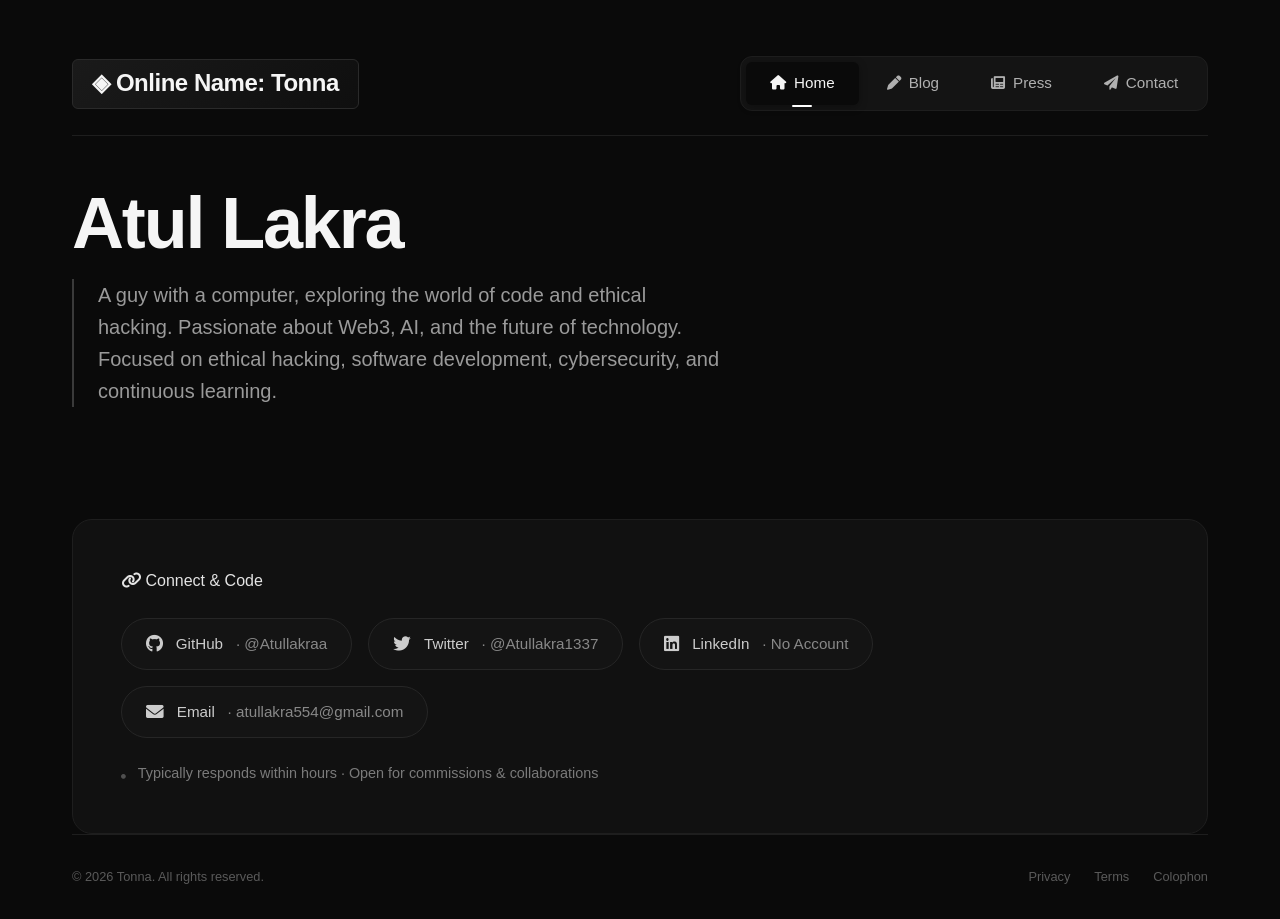
<file: index.html>
<!DOCTYPE html>
<html lang="en">
<head>
    <meta charset="UTF-8">
    <meta name="viewport" content="width=device-width, initial-scale=1.0">
    <meta name="description" content="UHQ Portfolio - Creative technologist & designer">
    <meta name="theme-color" content="#0a0a0a">
    <title>HOME | 41UL_LAKRA</title>
    <link rel="stylesheet" href="https://cdnjs.cloudflare.com/ajax/libs/font-awesome/6.0.0-beta3/css/all.min.css">
    <link rel="stylesheet" href="css/style.css">
</head>
<body>
    <div class="container">
        <!-- Navigation -->
        <nav class="nav" role="navigation"></nav>

        <!-- Hero Section -->
        <header class="hero"></header>

        <!-- Contact Section -->
        <div id="contact-container"></div>

        <!-- Footer -->
        <footer class="footer"></footer>
    </div>

    <script src="data/config.js"></script>
    <script src="js/components.js"></script>
    <script src="js/router.js"></script>
    <script src="js/main.js"></script>
</body>
</html>
</file>
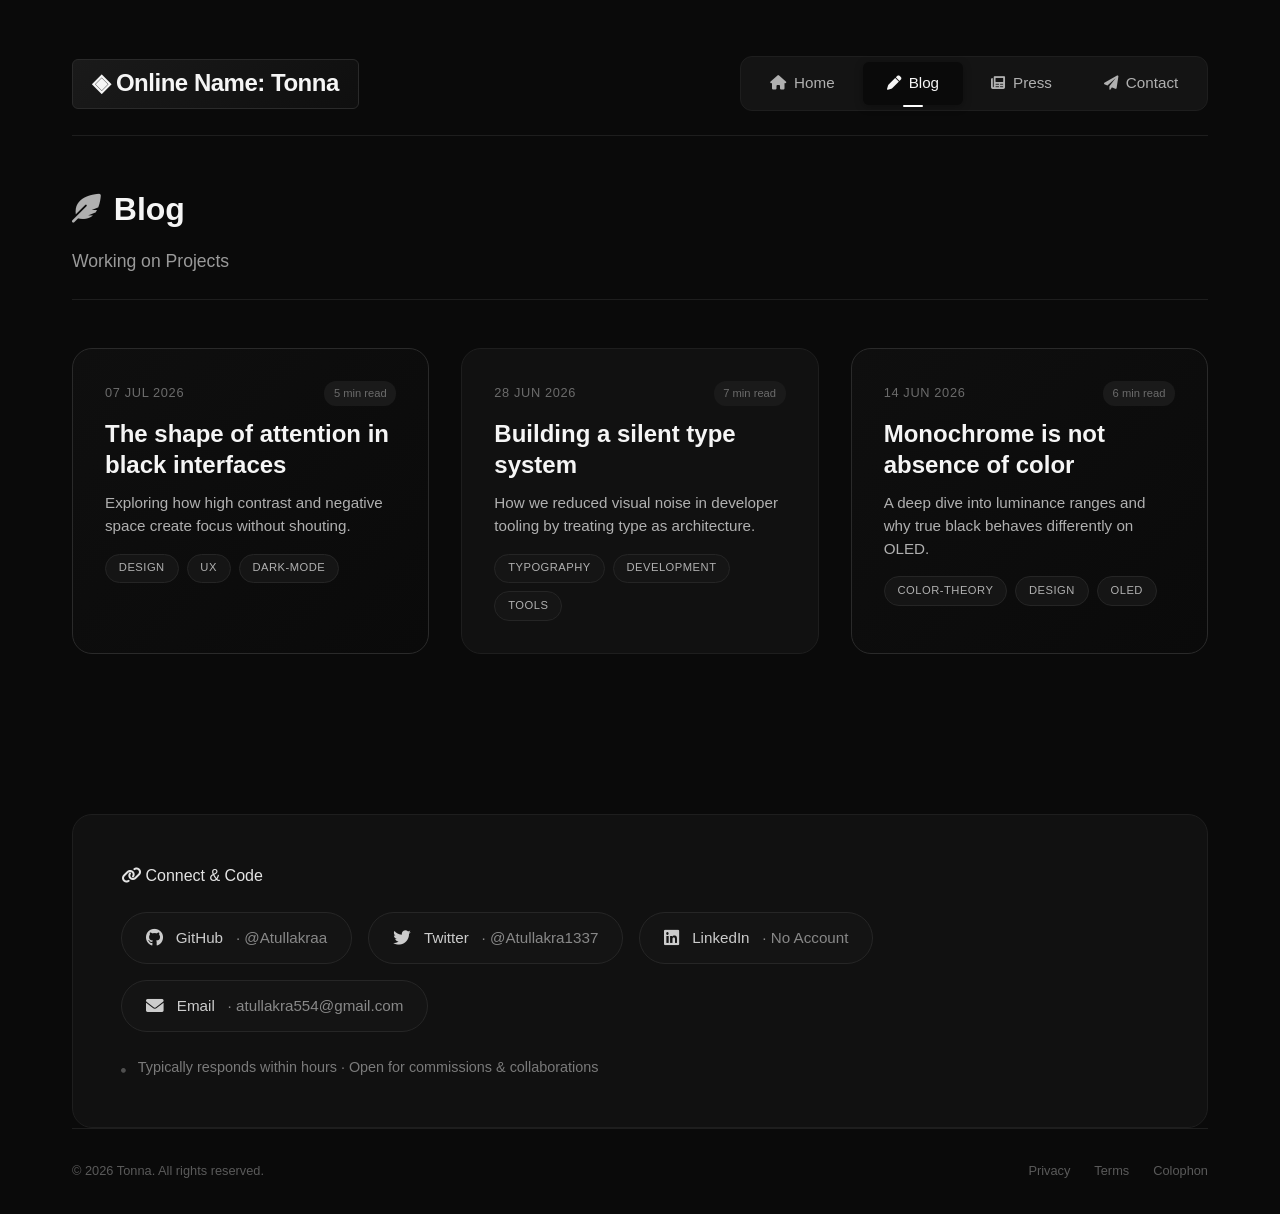
<file: blog.html>
<!DOCTYPE html>
<html lang="en">
<head>
    <meta charset="UTF-8">
    <meta name="viewport" content="width=device-width, initial-scale=1.0">
    <meta name="description" content="Blog - Thoughts & insights on design and technology">
    <meta name="theme-color" content="#0a0a0a">
    <title>BLOG | 41UL_LAKRA</title>
    <link rel="stylesheet" href="https://cdnjs.cloudflare.com/ajax/libs/font-awesome/6.0.0-beta3/css/all.min.css">
    <link rel="stylesheet" href="css/style.css">
</head>
<body>
    <div class="container">
        <!-- Navigation -->
        <nav class="nav" role="navigation"></nav>

        <!-- Page Header -->
        <header class="page-header">
            <h1 class="page-header__title">
                <i class="fas fa-feather-alt"></i>
                Blog
            </h1>
            <p class="page-header__description">
                Working on Projects
                <!-- Deep dives into design, technology, and creative processes. -->
            </p>
        </header>

        <!-- Blog Content -->
        <div id="blog-container"></div>

        <!-- Contact Section -->
        <div id="contact-container" style="margin-top: 4rem;"></div>

        <!-- Footer -->
        <footer class="footer"></footer>
    </div>

    <script src="data/config.js"></script>
    <script src="js/components.js"></script>
    <script src="js/router.js"></script>
    <script src="js/main.js"></script>
</body>
</html>
</file>
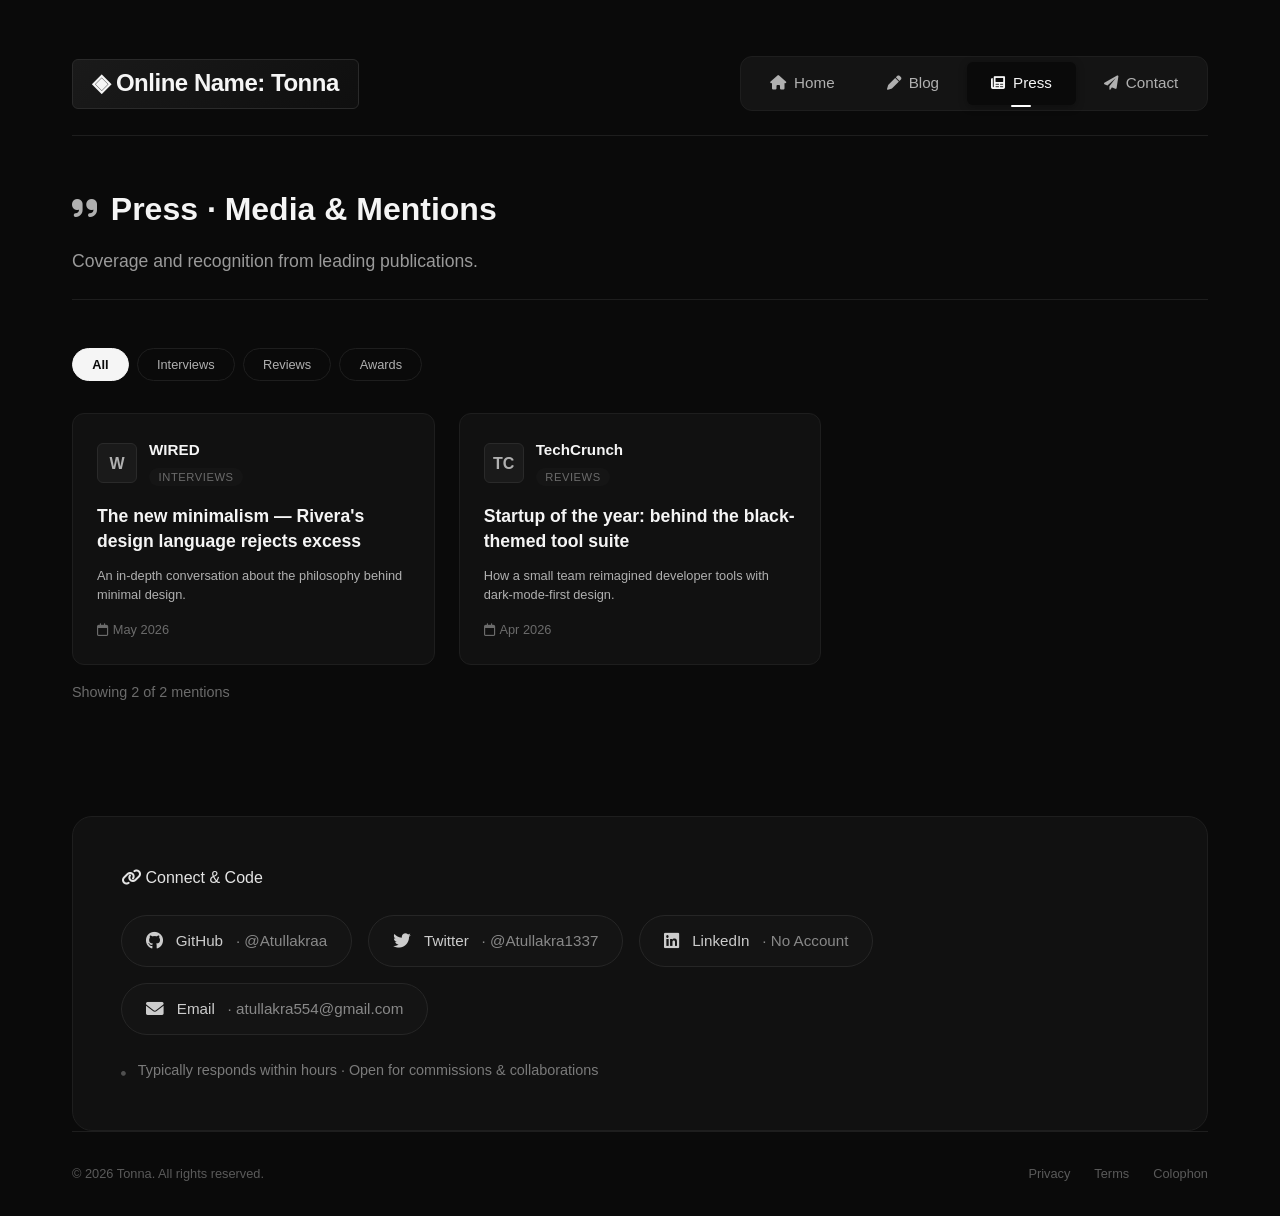
<file: press.html>
<!DOCTYPE html>
<html lang="en">
<head>
    <meta charset="UTF-8">
    <meta name="viewport" content="width=device-width, initial-scale=1.0">
    <meta name="description" content="Press - Media coverage and mentions">
    <meta name="theme-color" content="#0a0a0a">
    <title>PRESS | 41UL_LAKRA</title>
    <link rel="stylesheet" href="https://cdnjs.cloudflare.com/ajax/libs/font-awesome/6.0.0-beta3/css/all.min.css">
    <link rel="stylesheet" href="css/style.css">
</head>
<body>
    <div class="container">
        <!-- Navigation -->
        <nav class="nav" role="navigation"></nav>

        <!-- Page Header -->
        <header class="page-header">
            <h1 class="page-header__title">
                <i class="fas fa-quote-right"></i>
                Press · Media & Mentions
            </h1>
            <p class="page-header__description">
                Coverage and recognition from leading publications.
            </p>
        </header>

        <!-- Filter Tabs -->
        <div id="filter-container"></div>

        <!-- Press Content -->
        <div id="press-container"></div>

        <!-- Contact Section -->
        <div id="contact-container" style="margin-top: 4rem;"></div>

        <!-- Footer -->
        <footer class="footer"></footer>
    </div>

    <script src="data/config.js"></script>
    <script src="js/components.js"></script>
    <script src="js/router.js"></script>
    <script src="js/main.js"></script>
</body>
</html>
</file>
<file: css/style.css>
/* css/style.css */
/* ============================================
   UHQ PORTFOLIO - Professional Black Theme
   Multi-page Tab System
   ============================================ */

/* CSS Custom Properties */
:root {
    /* Colors */
    --bg-primary: #0a0a0a;
    --bg-secondary: #0d0d0d;
    --bg-tertiary: #141414;
    --bg-hover: #1a1a1a;
    --bg-card: #111111;
    
    --border-primary: #1e1e1e;
    --border-secondary: #2a2a2a;
    --border-hover: #3a3a3a;
    --border-active: #ffffff;
    
    --text-primary: #f5f5f5;
    --text-secondary: #e4e4e4;
    --text-tertiary: #cccccc;
    --text-muted: #b0b0b0;
    --text-dim: #9a9a9a;
    --text-dark: #6b6b6b;
    --text-footer: #5a5a5a;
    
    --accent: #ffffff;
    --accent-dim: #404040;
    
    /* Typography */
    --font-primary: 'Inter', -apple-system, BlinkMacSystemFont, 'Segoe UI', Roboto, sans-serif;
    --font-mono: 'JetBrains Mono', 'Fira Code', monospace;
    
    --font-size-xs: 0.7rem;
    --font-size-sm: 0.8rem;
    --font-size-md: 0.95rem;
    --font-size-lg: 1.1rem;
    --font-size-xl: 1.25rem;
    --font-size-2xl: 1.5rem;
    --font-size-3xl: 2rem;
    --font-size-hero: clamp(2.8rem, 7vw, 4.5rem);
    
    /* Spacing */
    --spacing-xs: 0.5rem;
    --spacing-sm: 0.75rem;
    --spacing-md: 1rem;
    --spacing-lg: 1.5rem;
    --spacing-xl: 2rem;
    --spacing-2xl: 3rem;
    --spacing-3xl: 4rem;
    
    /* Border Radius */
    --radius-sm: 6px;
    --radius-md: 12px;
    --radius-lg: 20px;
    --radius-xl: 30px;
    
    /* Transitions */
    --transition-fast: 0.15s ease;
    --transition-normal: 0.3s ease;
    --transition-slow: 0.5s cubic-bezier(0.4, 0, 0.2, 1);
    
    /* Shadows */
    --shadow-sm: 0 2px 8px rgba(0,0,0,0.3);
    --shadow-md: 0 8px 24px rgba(0,0,0,0.4);
    --shadow-lg: 0 16px 48px rgba(0,0,0,0.5);
}

/* Reset & Base */
*, *::before, *::after {
    margin: 0;
    padding: 0;
    box-sizing: border-box;
}

html {
    font-size: 16px;
    scroll-behavior: smooth;
}

body {
    background: var(--bg-primary);
    font-family: var(--font-primary);
    color: var(--text-secondary);
    line-height: 1.6;
    -webkit-font-smoothing: antialiased;
    -moz-osx-font-smoothing: grayscale;
    min-height: 100vh;
}

/* Layout */
.container {
    max-width: 1200px;
    margin: 0 auto;
    padding: var(--spacing-xl);
    min-height: 100vh;
    display: flex;
    flex-direction: column;
}

/* Navigation */
.nav {
    display: flex;
    justify-content: space-between;
    align-items: center;
    padding: 1.5rem 0;
    margin-bottom: var(--spacing-2xl);
    border-bottom: 1px solid var(--border-primary);
    position: relative;
    flex-wrap: wrap;
    gap: var(--spacing-md);
}

.nav__logo {
    font-size: var(--font-size-2xl);
    font-weight: 700;
    color: var(--text-primary);
    text-decoration: none;
    letter-spacing: -0.02em;
    background: linear-gradient(135deg, #1a1a1a, #0f0f0f);
    padding: 0.3rem 1.2rem;
    border-radius: var(--radius-sm);
    border: 1px solid var(--border-secondary);
    transition: all var(--transition-fast);
}

.nav__logo:hover {
    border-color: var(--border-hover);
    transform: translateY(-1px);
}

/* Tab Navigation */
.nav__tabs {
    display: flex;
    gap: 0.25rem;
    background: var(--bg-tertiary);
    padding: 0.3rem;
    border-radius: var(--radius-md);
    border: 1px solid var(--border-primary);
}

.nav__tab {
    padding: 0.6rem 1.5rem;
    color: var(--text-muted);
    text-decoration: none;
    font-size: var(--font-size-md);
    font-weight: 500;
    border-radius: var(--radius-sm);
    transition: all var(--transition-fast);
    display: flex;
    align-items: center;
    gap: 0.5rem;
    position: relative;
}

.nav__tab i {
    font-size: 0.9rem;
}

.nav__tab:hover {
    color: var(--text-primary);
    background: rgba(255,255,255,0.05);
}

.nav__tab--active {
    color: var(--text-primary);
    background: var(--bg-primary);
    box-shadow: var(--shadow-sm);
}

.nav__tab--active::after {
    content: '';
    position: absolute;
    bottom: -2px;
    left: 50%;
    transform: translateX(-50%);
    width: 20px;
    height: 2px;
    background: var(--accent);
    border-radius: 1px;
}

/* Page Transitions */
.page-transition {
    animation: fadeSlideIn 0.4s ease-out;
}

@keyframes fadeSlideIn {
    from {
        opacity: 0;
        transform: translateY(15px);
    }
    to {
        opacity: 1;
        transform: translateY(0);
    }
}

/* Hero Section */
.hero {
    margin-bottom: var(--spacing-3xl);
}

.hero__title {
    font-size: var(--font-size-hero);
    font-weight: 700;
    color: var(--text-primary);
    line-height: 1.1;
    letter-spacing: -0.03em;
    margin-bottom: var(--spacing-md);
}

.hero__subtitle {
    font-size: var(--font-size-xl);
    color: var(--text-dim);
    max-width: 650px;
    font-weight: 350;
    border-left: 2px solid #3a3a3a;
    padding-left: var(--spacing-lg);
}

/* Page Headers */
.page-header {
    margin-bottom: var(--spacing-2xl);
    padding-bottom: var(--spacing-lg);
    border-bottom: 1px solid var(--border-primary);
}

.page-header__title {
    font-size: var(--font-size-3xl);
    font-weight: 700;
    color: var(--text-primary);
    display: flex;
    align-items: center;
    gap: 0.8rem;
    margin-bottom: var(--spacing-sm);
}

.page-header__title i {
    color: var(--text-muted);
    font-size: 1.8rem;
}

.page-header__description {
    color: var(--text-dim);
    font-size: var(--font-size-lg);
    font-weight: 350;
}

/* Blog Grid */
.blog-grid {
    display: grid;
    grid-template-columns: repeat(auto-fill, minmax(350px, 1fr));
    gap: var(--spacing-xl);
    margin-bottom: var(--spacing-2xl);
}

.blog-card {
    background: var(--bg-card);
    border: 1px solid var(--border-primary);
    border-radius: var(--radius-lg);
    padding: var(--spacing-xl);
    transition: all var(--transition-normal);
    cursor: pointer;
    position: relative;
    overflow: hidden;
}

.blog-card::before {
    content: '';
    position: absolute;
    top: 0;
    left: 0;
    width: 100%;
    height: 2px;
    background: linear-gradient(90deg, transparent, var(--accent-dim), transparent);
    transform: scaleX(0);
    transition: transform var(--transition-slow);
}

.blog-card:hover::before {
    transform: scaleX(1);
}

.blog-card:hover {
    border-color: var(--border-hover);
    transform: translateY(-4px);
    box-shadow: var(--shadow-md);
}

.blog-card--featured {
    border-color: var(--border-secondary);
    background: linear-gradient(135deg, #0f0f0f, #0a0a0a);
}

.blog-card__meta {
    display: flex;
    justify-content: space-between;
    align-items: center;
    margin-bottom: var(--spacing-sm);
}

.blog-card__date {
    font-size: var(--font-size-sm);
    color: var(--text-dark);
    text-transform: uppercase;
    letter-spacing: 0.05em;
}

.blog-card__read-time {
    font-size: var(--font-size-xs);
    color: var(--text-dark);
    background: #1a1a1a;
    padding: 0.2rem 0.6rem;
    border-radius: 12px;
}

.blog-card__title {
    font-size: var(--font-size-2xl);
    font-weight: 600;
    color: var(--text-primary);
    margin-bottom: var(--spacing-sm);
    line-height: 1.3;
}

.blog-card__excerpt {
    color: var(--text-muted);
    font-size: var(--font-size-md);
    line-height: 1.5;
    margin-bottom: var(--spacing-md);
}

.blog-card__tags {
    display: flex;
    gap: 0.5rem;
    flex-wrap: wrap;
}

.blog-card__tag {
    font-size: var(--font-size-xs);
    color: var(--text-muted);
    background: #151515;
    padding: 0.3rem 0.8rem;
    border-radius: 15px;
    text-transform: uppercase;
    letter-spacing: 0.5px;
    border: 1px solid #252525;
}

/* Blog Post Detail (Modal/Expanded) */
.blog-detail {
    background: var(--bg-card);
    border: 1px solid var(--border-primary);
    border-radius: var(--radius-lg);
    padding: var(--spacing-2xl);
    margin-top: var(--spacing-xl);
    display: none;
}

.blog-detail--active {
    display: block;
    animation: fadeSlideIn 0.4s ease-out;
}

.blog-detail__back {
    color: var(--text-muted);
    text-decoration: none;
    font-size: var(--font-size-md);
    margin-bottom: var(--spacing-lg);
    display: inline-block;
    cursor: pointer;
    transition: color var(--transition-fast);
}

.blog-detail__back:hover {
    color: var(--text-primary);
}

/* Press Grid */
.press-grid {
    display: grid;
    grid-template-columns: repeat(auto-fill, minmax(320px, 1fr));
    gap: var(--spacing-lg);
}

.press-card {
    background: var(--bg-card);
    border: 1px solid var(--border-primary);
    border-radius: var(--radius-md);
    padding: var(--spacing-lg);
    transition: all var(--transition-normal);
    position: relative;
}

.press-card:hover {
    border-color: var(--border-hover);
    transform: translateY(-2px);
    box-shadow: var(--shadow-sm);
}

.press-card__outlet {
    display: flex;
    align-items: center;
    gap: var(--spacing-sm);
    margin-bottom: var(--spacing-md);
}

.press-card__logo {
    width: 40px;
    height: 40px;
    background: #1a1a1a;
    border-radius: var(--radius-sm);
    display: flex;
    align-items: center;
    justify-content: center;
    font-weight: 700;
    color: var(--text-muted);
    border: 1px solid var(--border-secondary);
}

.press-card__outlet-name {
    font-weight: 600;
    color: var(--text-primary);
    font-size: var(--font-size-md);
}

.press-card__category {
    font-size: var(--font-size-xs);
    color: var(--text-dark);
    text-transform: uppercase;
    letter-spacing: 0.05em;
    background: #151515;
    padding: 0.2rem 0.6rem;
    border-radius: 10px;
}

.press-card__headline {
    font-size: var(--font-size-lg);
    font-weight: 600;
    color: var(--text-primary);
    margin-bottom: var(--spacing-sm);
    line-height: 1.4;
}

.press-card__excerpt {
    color: var(--text-muted);
    font-size: var(--font-size-sm);
    line-height: 1.5;
    margin-bottom: var(--spacing-md);
}

.press-card__date {
    font-size: var(--font-size-sm);
    color: var(--text-dark);
    display: flex;
    align-items: center;
    gap: 0.3rem;
}

/* Filter Tabs */
.filter-tabs {
    display: flex;
    gap: 0.5rem;
    margin-bottom: var(--spacing-xl);
    flex-wrap: wrap;
}

.filter-tab {
    padding: 0.5rem 1.2rem;
    background: transparent;
    border: 1px solid var(--border-primary);
    color: var(--text-muted);
    border-radius: var(--radius-xl);
    cursor: pointer;
    font-size: var(--font-size-sm);
    font-family: var(--font-primary);
    transition: all var(--transition-fast);
}

.filter-tab:hover {
    border-color: var(--text-muted);
    color: var(--text-primary);
}

.filter-tab--active {
    background: var(--text-primary);
    color: var(--bg-primary);
    border-color: var(--text-primary);
    font-weight: 600;
}

/* Contact Section */
.contact-section {
    background: var(--bg-card);
    border: 1px solid var(--border-primary);
    border-radius: var(--radius-lg);
    padding: var(--spacing-2xl);
    margin-top: var(--spacing-2xl);
}

.social-links {
    display: flex;
    flex-wrap: wrap;
    gap: var(--spacing-md);
    margin-top: var(--spacing-lg);
}

.social-link {
    display: flex;
    align-items: center;
    gap: 0.8rem;
    padding: 0.8rem 1.5rem;
    background: var(--bg-tertiary);
    border: 1px solid #262626;
    border-radius: var(--radius-xl);
    color: var(--text-tertiary);
    text-decoration: none;
    font-size: var(--font-size-md);
    font-weight: 500;
    transition: all var(--transition-fast);
}

.social-link:hover {
    background: var(--bg-hover);
    border-color: #4a4a4a;
    color: var(--text-primary);
    transform: translateY(-2px);
    box-shadow: var(--shadow-sm);
}

.social-link i {
    font-size: var(--font-size-lg);
}

/* Footer */
.footer {
    margin-top: auto;
    padding-top: var(--spacing-xl);
    border-top: 1px solid var(--border-primary);
    display: flex;
    justify-content: space-between;
    align-items: center;
    flex-wrap: wrap;
    gap: var(--spacing-md);
    color: var(--text-footer);
    font-size: var(--font-size-sm);
}

.footer__links {
    display: flex;
    gap: var(--spacing-lg);
}

.footer__link {
    color: var(--text-footer);
    text-decoration: none;
    transition: color var(--transition-fast);
}

.footer__link:hover {
    color: var(--text-muted);
}

/* Back to Top */
.back-to-top {
    position: fixed;
    bottom: var(--spacing-xl);
    right: var(--spacing-xl);
    width: 45px;
    height: 45px;
    background: var(--bg-tertiary);
    border: 1px solid var(--border-secondary);
    border-radius: 50%;
    display: flex;
    align-items: center;
    justify-content: center;
    color: var(--text-muted);
    cursor: pointer;
    opacity: 0;
    transition: all var(--transition-normal);
    z-index: 100;
}

.back-to-top--visible {
    opacity: 1;
}

.back-to-top:hover {
    background: var(--bg-hover);
    color: var(--text-primary);
    transform: translateY(-3px);
}

/* Loading Skeleton */
.skeleton {
    background: linear-gradient(90deg, #1a1a1a 25%, #222222 50%, #1a1a1a 75%);
    background-size: 200% 100%;
    animation: loading 1.5s infinite;
    border-radius: var(--radius-sm);
}

@keyframes loading {
    0% { background-position: 200% 0; }
    100% { background-position: -200% 0; }
}

/* Responsive */
@media (max-width: 768px) {
    .container {
        padding: var(--spacing-md);
    }
    
    .nav {
        flex-direction: column;
        align-items: flex-start;
    }
    
    .nav__tabs {
        width: 100%;
        overflow-x: auto;
    }
    
    .blog-grid,
    .press-grid {
        grid-template-columns: 1fr;
    }
    
    .social-links {
        flex-direction: column;
    }
    
    .footer {
        flex-direction: column;
        text-align: center;
    }
}

@media (max-width: 480px) {
    .hero__title {
        font-size: 2.5rem;
    }
    
    .nav__tab {
        padding: 0.5rem 1rem;
        font-size: var(--font-size-sm);
    }
}

/* Accessibility */
@media (prefers-reduced-motion: reduce) {
    * {
        animation: none !important;
        transition: none !important;
    }
}

.sr-only {
    position: absolute;
    width: 1px;
    height: 1px;
    padding: 0;
    margin: -1px;
    overflow: hidden;
    clip: rect(0, 0, 0, 0);
    border: 0;
}
</file>
